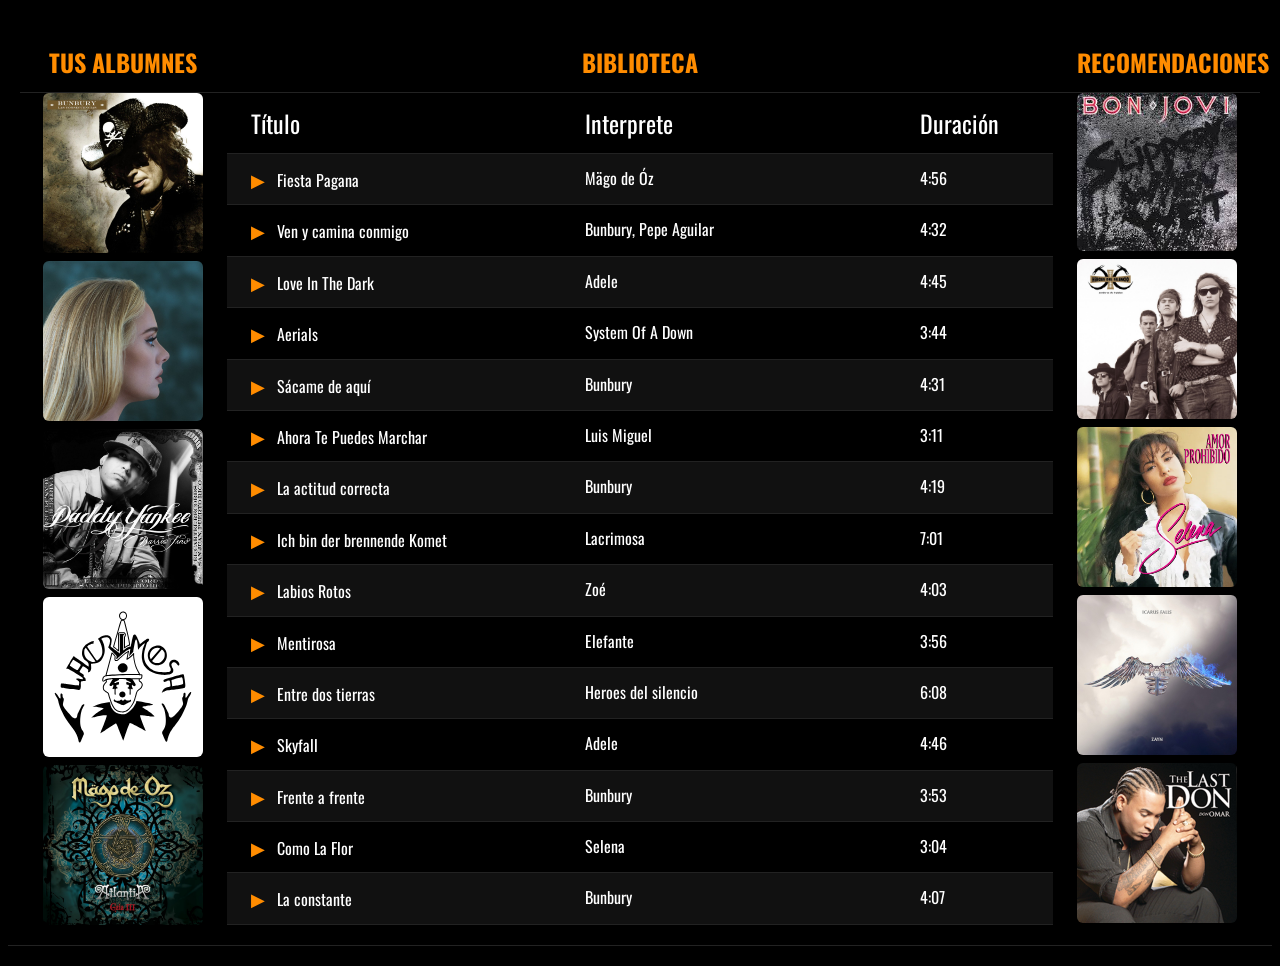
<file: Biblioteca/index.html>
<!DOCTYPE html>
<html lang="en">
<head>
    <meta charset="UTF-8">
    <meta name="viewport" content="width=device-width, initial-scale=1.0">
    <title>Biblioteca</title>
    <link href="https://cdn.jsdelivr.net/npm/bootstrap@5.3.6/dist/css/bootstrap.min.css" rel="stylesheet" integrity="sha384-4Q6Gf2aSP4eDXB8Miphtr37CMZZQ5oXLH2yaXMJ2w8e2ZtHTl7GptT4jmndRuHDT" crossorigin="anonymous">
    <link rel="stylesheet" href="style.css">
    <link href="https://fonts.googleapis.com/css2?family=Oswald:wght@400;600&display=swap" rel="stylesheet">

</head>
<body>

    <div class="row">
        <div class="col-md-2">
            <div class="row" id="album">
                <div class="col">TUS ALBUMNES</div>
            </div>
            <img src="./img/bunbury.jpg" class="rounded mx-auto d-block" alt="...">
            <img src="./img/adele.png" class="rounded mx-auto d-block" alt="...">
            <img src="./img/daddy.jpg" class="rounded mx-auto d-block" alt="...">
            <img src="./img/lacrimosa.svg" class="rounded mx-auto d-block" alt="...">
            <img src="./img/mago.jpg" class="rounded mx-auto d-block" alt="...">

        </div>
        <div class="col-md-8">
            <div class="row" id="biblioteca">
                <div class="col">BIBLIOTECA</div>
            </div>
            <div class="row" id="titulo">
                <div class="col-5">Título</div>
                <div class="col-5">Interprete</div>
                <div class="col-2">Duración</div>
            </div>
            <div class="row song-row">
                <div class="col-5"><span class="play-btn"> ▶ </span>Fiesta Pagana</div>
                <div class="col-5">Mägo de Óz</div>
                <div class="col-2">4:56</div>
            </div>
            <div class="row song-row">
                <div class="col-5"><span class="play-btn"> ▶ </span>Ven y camina conmigo</div>
                <div class="col-5">Bunbury, Pepe Aguilar</div>
                <div class="col-2">4:32</div>
            </div>
            <div class="row song-row">
                <div class="col-5"><span class="play-btn"> ▶ </span>Love In The Dark</div>
                <div class="col-5">Adele</div>
                <div class="col-2">4:45</div>
            </div>
            <div class="row song-row">
                <div class="col-5"><span class="play-btn"> ▶ </span>Aerials</div>
                <div class="col-5">System Of A Down</div>
                <div class="col-2">3:44</div>
            </div>
            <div class="row song-row">
                <div class="col-5"><span class="play-btn"> ▶ </span>Sácame de aquí</div>
                <div class="col-5">Bunbury</div>
                <div class="col-2">4:31</div>
            </div>
            <div class="row song-row">
                <div class="col-5"><span class="play-btn"> ▶ </span>Ahora Te Puedes Marchar</div>
                <div class="col-5">Luis Miguel</div>
                <div class="col-2">3:11</div>
            </div>
            <div class="row song-row">
                <div class="col-5"><span class="play-btn"> ▶ </span>La actitud correcta</div>
                <div class="col-5">Bunbury</div>
                <div class="col-2">4:19</div>
            </div>
            <div class="row song-row">
                <div class="col-5"><span class="play-btn"> ▶ </span>Ich bin der brennende Komet</div>
                <div class="col-5">Lacrimosa</div>
                <div class="col-2">7:01</div>
            </div>
            <div class="row song-row">
                <div class="col-5"><span class="play-btn"> ▶ </span>Labios Rotos</div>
                <div class="col-5">Zoé</div>
                <div class="col-2">4:03</div>
            </div>
            <div class="row song-row">
                <div class="col-5"><span class="play-btn"> ▶ </span>Mentirosa</div>
                <div class="col-5">Elefante</div>
                <div class="col-2">3:56</div>
            </div>
            <div class="row song-row">
                <div class="col-5"><span class="play-btn"> ▶ </span>Entre dos tierras</div>
                <div class="col-5">Heroes del silencio</div>
                <div class="col-2">6:08</div>
            </div>
            <div class="row song-row">
                <div class="col-5"><span class="play-btn"> ▶ </span>Skyfall</div>
                <div class="col-5">Adele</div>
                <div class="col-2">4:46</div>
            </div>
            <div class="row song-row">
                <div class="col-5"><span class="play-btn"> ▶ </span>Frente a frente</div>
                <div class="col-5">Bunbury</div>
                <div class="col-2">3:53</div>
            </div>
            <div class="row song-row">
                <div class="col-5"><span class="play-btn"> ▶ </span>Como La Flor</div>
                <div class="col-5">Selena</div>
                <div class="col-2">3:04</div>
            </div>
            <div class="row song-row">
                <div class="col-5"><span class="play-btn"> ▶ </span>La constante</div>
                <div class="col-5">Bunbury</div>
                <div class="col-2">4:07</div>
            </div>
        </div>

        <div class="col-md-2">
            <div class="row" id="recom">
                <div class="col">RECOMENDACIONES</div>
            </div>
            <img src="./img/bon.jpg" class="rounded mx-auto d-block" alt="...">
            <img src="./img/heroes.jpg" class="rounded mx-auto d-block" alt="...">
            <img src="./img/selena.webp" class="rounded mx-auto d-block" alt="...">
            <img src="./img/zayn.jpg" class="rounded mx-auto d-block" alt="...">
            <img src="./img/don.jpg" class="rounded mx-auto d-block" alt="...">
        </div>
    </div>


    <script src="https://cdn.jsdelivr.net/npm/bootstrap@5.3.6/dist/js/bootstrap.bundle.min.js" integrity="sha384-j1CDi7MgGQ12Z7Qab0qlWQ/Qqz24Gc6BM0thvEMVjHnfYGF0rmFCozFSxQBxwHKO" crossorigin="anonymous"></script>
</body>
</html>
</file>
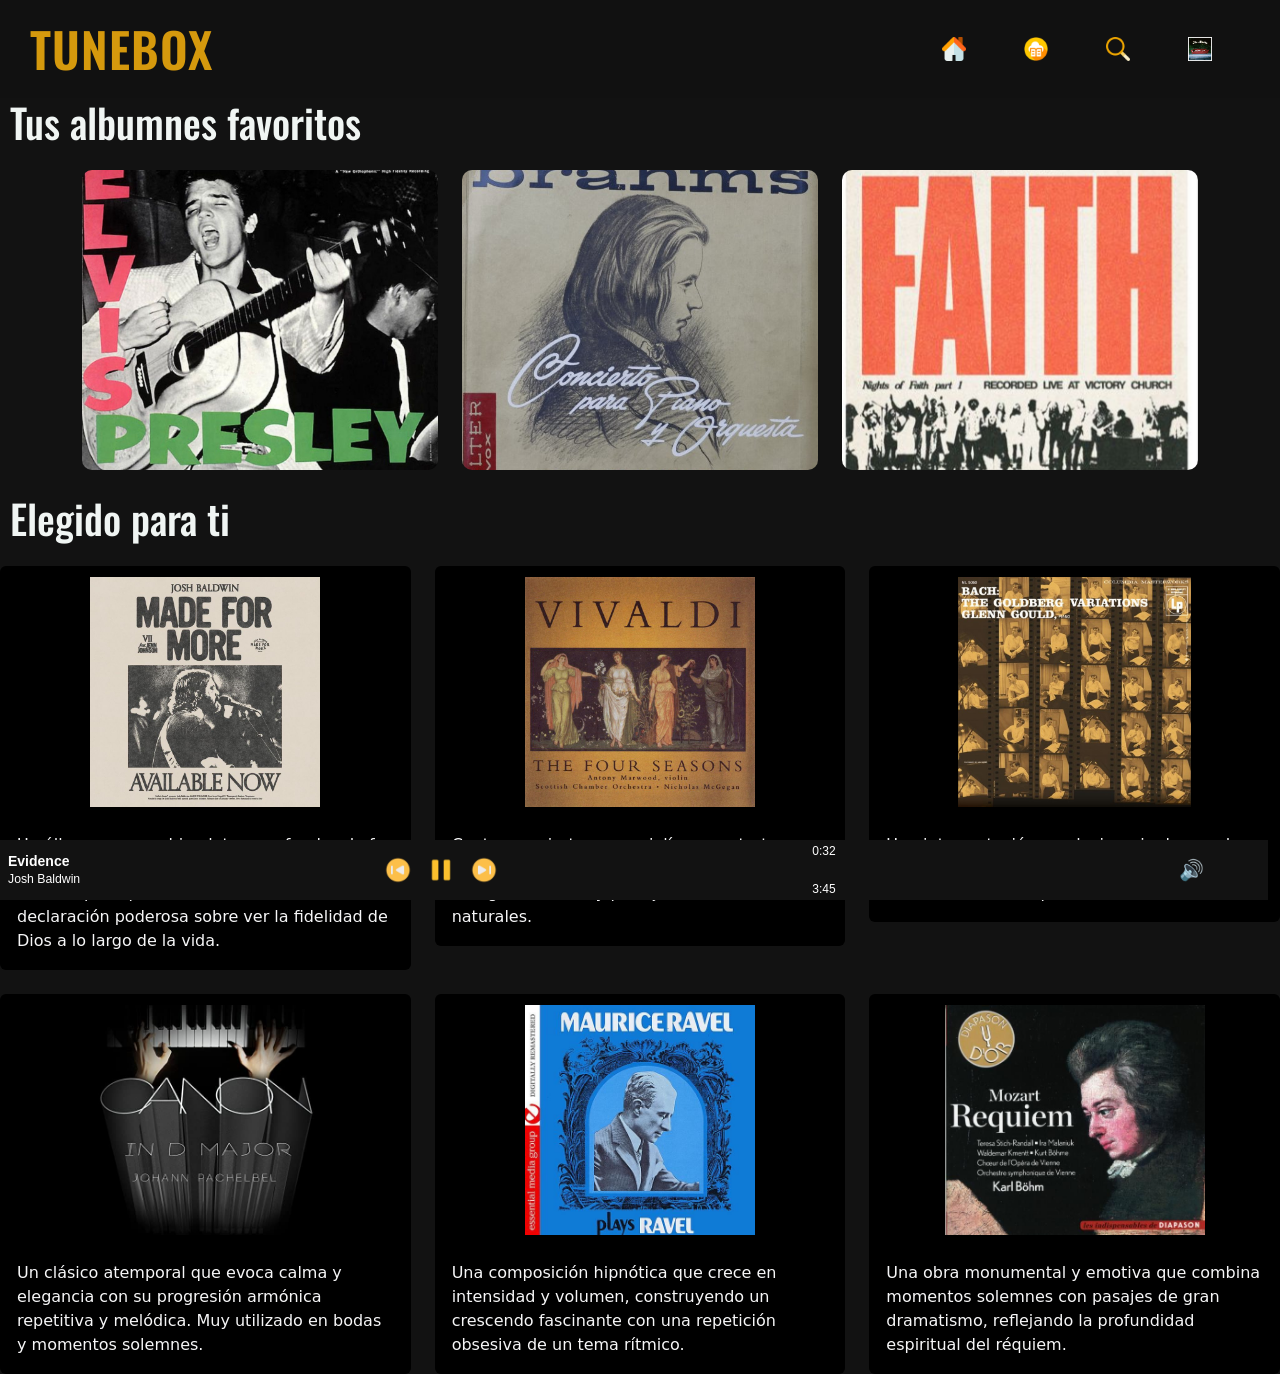
<file: inicio.html>
<!DOCTYPE html>
<html lang="en">
<head>
  <meta charset="UTF-8">
  <meta name="viewport" content="width=device-width, initial-scale=1.0">
  <title>Tune box</title>
  <link href="https://cdn.jsdelivr.net/npm/bootstrap@5.3.6/dist/css/bootstrap.min.css" rel="stylesheet">
  <link rel="stylesheet" href="./style.css">
  <link href="https://fonts.googleapis.com/css2?family=Oswald:wght@400;600&display=swap" rel="stylesheet">

</head>
<body>

  <header class="header-container">
    <h1 class="titulo">TUNEBOX</h1>
    <nav>
      <ul class="nav">
        <li class="nav-item">
          <a class="nav-link" href="#">
            <img src="./img/hogar.png" alt="Inicio" class="icono-casa me-5">
          </a>
        </li>
        <li class="nav-item">
          <a class="nav-link" href="#">
            <img src="./img/biblioteca-en-la-nube.png" alt="Biblioteca" class="icono-libros me-5">
          </a>
        </li>
        <li class="nav-item">
          <a class="nav-link" href="#">
            <img src="./img/buscar.png" alt="Búsqueda" class="icono-lupa me-5">
          </a>
        </li>
        <li class="nav-item">
            <a class="nav-link" href="#">
              <img src="./img/Decorate laptops, Hydro Flasks, cars and more with….jpeg" alt="" class="icono-libros me-5">
            </a>
          </li>
      </ul>
    </nav>
 </header>
<h1>Tus albumnes favoritos</h1>

<div class="container mt-4">
  <div class="row">
    
    
        <div class="col-md-4 me">
        <div id="carousel1" class="carousel slide" data-bs-ride="carousel">
            <div class="carousel-inner">
            <div class="carousel-item active">
                <img src="./img/Elvis-Presley-Album-Cover-1536x1536-1-1024x1024.jpeg" class="carousel-img" alt="Imagen 1">
            </div>
            <div class="carousel-item">
                <img src="./img/_ (1).jpeg" class="carousel-img" alt="Imagen 2">
            </div>
            </div>
        </div>
        </div>

    
        <div class="col-md-4 me">
        <div id="carousel2" class="carousel slide" data-bs-ride="carousel">
            <div class="carousel-inner">
            <div class="carousel-item active">
                <img src="./img/barhams.jpg" class="carousel-img" alt="Imagen 3">
            </div>
            <div class="carousel-item">
                <img src="./img/That's Life - 2008 Remastered.jpeg" class="carousel-img" alt="Imagen 4">
            </div>
            </div>
        </div>
        </div>
        <div class="col-md-4 me">
            <div id="carousel2" class="carousel slide" data-bs-ride="carousel">
            <div class="carousel-inner">
                <div class="carousel-item active">
                <img src="./img/1.jpeg" class="carousel-img" alt="Imagen 3">
                </div>
                <div class="carousel-item">
                <img src="./img/_ (3).jpeg" class="carousel-img" alt="Imagen 4">
                </div>
            </div>
            </div>
        </div>
    </div>
</div>


    <div class="row2 mt-4">
            <div class="col-12">
                <h1> Elegido para ti </h1>
            </div>
    </div>
    
    <div class="row mt-4">
        <div class="col-md-4">
          <div class="card" style="width: 100%;">
            <img src="./img/Instagram.jpeg" class="card-img-top" alt="...">
            <div class="card-body">
              <p class="card-text">
                Un álbum que combina letras profundas de fe con un estilo folk-rock cálido y auténtico. La canción principal, "Evidence", es una declaración poderosa sobre ver la fidelidad de Dios a lo largo de la vida.
              </p>
            </div>
          </div>
        </div>
      
        <div class="col-md-4">
          <div class="card" style="width: 100%;">
            <img src="./img/_ (4).jpeg" class="card-img-top" alt="...">
            <div class="card-body">
              <p class="card-text">
                Cuatro conciertos para violín que retratan con música el paso de las estaciones. Llena de energía, emoción y paisajes sonoros naturales.
              </p>
            </div>
          </div>
        </div>

        <div class="col-md-4">
            <div class="card" style="width: 100%;">
              <img src="./img/Bach_  The Goldberg Variations.jpeg" class="card-img-top" alt="...">
              <div class="card-body">
                <p class="card-text">
                    Una interpretación revolucionaria de una de las obras más complejas de Bach. Elegancia matemática con expresión humana.
                </p>
              </div>
            </div>
          </div>
    </div>

    <div class="row mt-4">
        <div class="col-md-4">
          <div class="card" style="width: 100%;">
            <img src="./img/Canon in D Major by Johann Pachelbel on Amazon Music - AmazonSmile.jpeg" class="card-img-top" alt="...">
            <div class="card-body">
              <p class="card-text">
                Un clásico atemporal que evoca calma y elegancia con su progresión armónica repetitiva y melódica. Muy utilizado en bodas y momentos solemnes.
              </p>
            </div>
          </div>
        </div>

        <div class="col-md-4">
            <div class="card" style="width: 100%;">
              <img src="./img/Maurice Ravel, Maurice Ravel Plays Ravel.jpeg" class="card-img-top" alt="...">
              <div class="card-body">
                <p class="card-text">
                    Una composición hipnótica que crece en intensidad y volumen, construyendo un crescendo fascinante con una repetición obsesiva de un tema rítmico.              </div>
            </div>
          </div>

          <div class="col-md-4">
            <div class="card" style="width: 100%;">
              <img src="./img/Mozart Requiem KV626 Böhm - DIAP029 - Historique - par Diapason - Wolfgang Amadeus Mozart 1756-1791.jpeg" class="card-img-top" alt="...">
              <div class="card-body">
                <p class="card-text">
                    Una obra monumental y emotiva que combina momentos solemnes con pasajes de gran dramatismo, reflejando la profundidad espiritual del réquiem.
                </div>
            </div>
          </div> 





      
    <footer class="music-footer">
        <div class="song-info">
          <strong>Evidence</strong><br>
          <small>Josh Baldwin</small>
        </div>
      
        <div class="player-controls">
          <div class="buttons">
            <button class="control-btn" aria-label="Anterior">
              <img src="./img/anterior.png" alt="Anterior">
            </button>
            <button class="control-btn" aria-label="Pausar">
              <img src="./img/boton-de-pausa.png" alt="Pausa">
            </button>
            <button class="control-btn" aria-label="Siguiente">
              <img src="./img/siguiente-boton.png" alt="Siguiente">
            </button>
          </div>
      
          <div class="progress-bar">
            <span class="current-time">0:32</span>
            <div class="bar">
              <div class="fill"></div>
            </div>
            <span class="total-time">3:45</span>
          </div>
        </div>
      
        <div class="volume" title="Volumen">
          🔊
        </div>
      </footer>
      
 <script src="https://cdn.jsdelivr.net/npm/bootstrap@5.3.6/dist/js/bootstrap.bundle.min.js"></script>
</body>
</html>
</file>
<file: Biblioteca/style.css>
/* Reset básico */
* {
  margin: 0;
  padding: 0;
  box-sizing: border-box;
}

/* Fondo y texto */
body {
  background-color: #000;
  color: #fff;
  font-family: 'Oswald', sans-serif;
  padding: 20px;
}

/* Contenedor central */
.container {
  max-width: 800px;
  margin: 0 auto;
}

/* Filas con flex */
.row {
  display: flex;
  padding: 12px;
  border-bottom: 1px solid #222;
}

/* Cabeceras */
#biblioteca .col{
  color: #ff8c00;
  font-size: 1.5rem;
  font-weight: bold;
  justify-content: center;
  text-align: center;
}
#album .col{
  color: #ff8c00;
  font-size: 1.5rem;
  font-weight: bold;
  justify-content: center;
  text-align: center;
}
#recom .col{
  color: #ff8c00;
  font-size: 1.5rem;
  font-weight: bold;
  justify-content: center;
  text-align: center;
}
/*Fin Cabeceras*/

/* Títulos */
#titulo .col-5,
#titulo .col-2 {
  font-size: 1.5rem;
}

/* Saltos de colores */
.row:nth-child(odd):not(:first-child):not(:nth-child(2)) {
  background-color: #111;
}

/* Transformación */
.row.song-row {
  transition: transform 0.2s ease;
}

.row.song-row:hover {
  transform: scale(1.04);
  cursor: pointer;
  position: relative;
}
/* Fin Transformación*/

/* Play */
.play-btn {
  margin-right: 8px;
  font-size: 1.1rem;
  color: #ff8c00;
}

/* Imagenes */
img {
  width: 160px;
  height: auto; 
  margin-bottom: 8px;
}
</file>
<file: style.css>
.header-container {
    background-color: #111111b6;
    padding: 20px;
    display: flex;
    justify-content: space-between; 
    align-items: center;
}
  .titulo {
    font-family: 'Oswald', sans-serif;
    font-size: 48px;
    font-weight: 600; 
    text-transform: uppercase; 
    letter-spacing: 1px; 
    color: rgb(213, 153, 13); 
  }
  
 
  .titulo {
    margin: 0;
  }
  
  
  .nav {
    display: flex;
    gap: 10px;
    margin: 0;
    padding: 0;
    list-style: none;
  }
  
  .nav-link {
    display: flex;
    align-items: center;
    padding: 0;
  }
  
  
  .icono-casa,
  .icono-libros,
  .icono-lupa {
    width: 24px;
    height: auto;
    transition: transform 0.3s ease;
    
  }
  
  .icono-casa:hover,
  .icono-libros:hover,
  .icono-lupa:hover {
    transform: scale(1.2);
   
  }

.carousel-img {
    max-width: 400px;   
    height: auto;
    border-radius: 10px; 
 }

 
.carousel-img {
    width: 100%;
    height: 300px; 
    object-fit: cover;
    border-radius: 10px;
  }
body{
    background-color: rgba(0, 0, 0, 0.931);

}
.row2{
    
    text-align: center;
    
}
h1{
    font-family: 'Oswald', sans-serif;
    text-align: left;
    color: rgb(240, 245, 243);
    padding-left: 10px;
}

.card{
    background-color: black;
    color: rgb(246, 246, 247);
}

.card-header{
    padding: 10px;
}

.card-img-top {
    height: 250px;
    object-fit: contain;
    padding: 10px;         
  }
  
  .card-img-top:hover{
    transform: scale(1.2);
    
  }

  .music-footer {
    background-color: #121212;
    color: white;
    display: flex;
    align-items: center;
    justify-content: space-between;
    padding: 10px 20px;
    font-family: 'Arial', sans-serif;
    position: fixed;
    bottom: 0;
    width: 100%;
    box-sizing: border-box;
    height: 60px;
    z-index: 1000;
  }
  
  .song-info {
    flex: 1;
    font-size: 14px;
    line-height: 1.2;
  }
  
  .player-controls {
    flex: 2;
    display: flex;
    align-items: center;
    gap: 15px;
  }
  
  .buttons {
    display: flex;
    gap: 15px;
  }
  
  .control-btn {
    background: none;
    border: none;
    padding: 0;
    cursor: pointer;
    display: flex;
    align-items: center;
    justify-content: center;
  }
  
  .control-btn img {
    width: 28px;
    height: 28px;
    object-fit: contain;
    pointer-events: none;
    transition: transform 0.3s ease;
  }
  
  .control-btn:hover img {
    transform: scale(1.2);
  }
  
  .progress-bar {
    display: flex;
    align-items: center;
    gap: 10px;
    flex: 1;
    min-width: 200px;
  }
  
  .current-time,
  .total-time {
    font-size: 12px;
    width: 40px;
    text-align: center;
    user-select: none;
  }
  
  .bar {
    flex: 1;
    height: 6px;
    background-color: #333;
    border-radius: 3px;
    overflow: hidden;
    cursor: pointer;
    position: relative;
  }
  
  .fill {
    height: 100%;
    background-color: #b91d59;
    width: 30%; 
    transition: width 0.3s ease;
  }
  
  .volume {
    flex: 0.3;
    font-size: 20px;
    text-align: center;
    cursor: pointer;
    user-select: none;
  }
</file>
